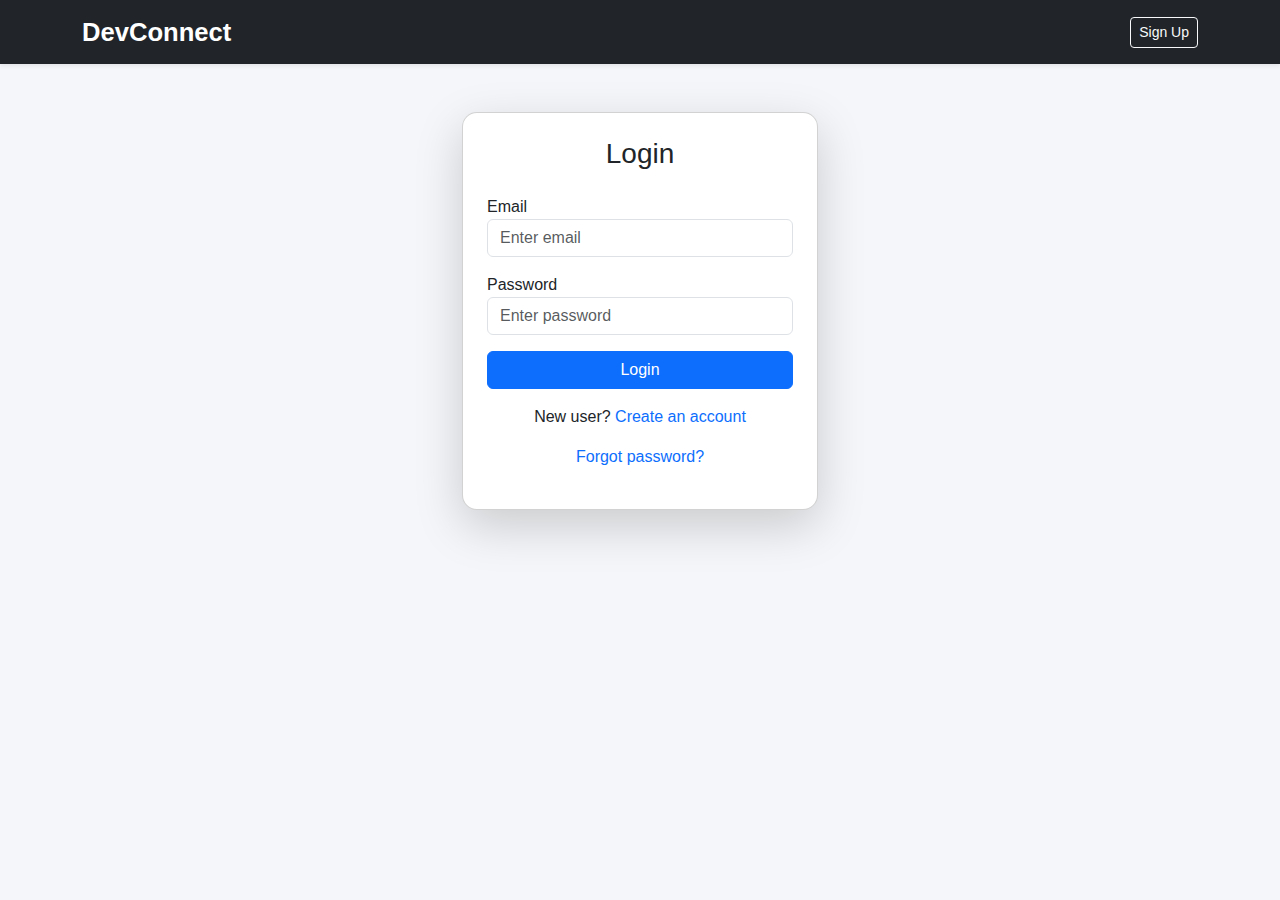
<file: index.html>
<!DOCTYPE html>
<html lang="en">
<head>
  <meta charset="UTF-8">
  <title>DevConnect | Login</title>
  <link href="https://cdn.jsdelivr.net/npm/bootstrap@5.3.2/dist/css/bootstrap.min.css" rel="stylesheet">
  <link rel="stylesheet" href="css/style.css">
</head>
<body>

<nav class="navbar navbar-dark bg-dark shadow-sm sticky-top">
  <div class="container">
    <span class="navbar-brand">DevConnect</span>
    <a href="signup.html" class="btn btn-outline-light btn-sm">Sign Up</a>
  </div>
</nav>

<div class="container mt-5">
  <div class="row justify-content-center">
    <div class="col-12 col-md-6 col-lg-4">
      <div class="card p-4 shadow-lg login-card">
        <h3 class="text-center mb-4">Login</h3>
        <form id="loginForm">
          <div class="mb-3">
            <label>Email</label>
            <input type="email" id="loginEmail" class="form-control" placeholder="Enter email" required>
          </div>
          <div class="mb-3">
            <label>Password</label>
            <input type="password" id="loginPassword" class="form-control" placeholder="Enter password" required>
          </div>
          <button type="submit" class="btn btn-primary w-100">Login</button>
        </form>
        <p class="text-center mt-3">New user? <a href="signup.html">Create an account</a></p>
        <p class="text-center"><a href="#" onclick="resetPassword()">Forgot password?</a></p>
      </div>
    </div>
  </div>
</div>

<script src="js/auth.js"></script>
</body>
</html>
</file>
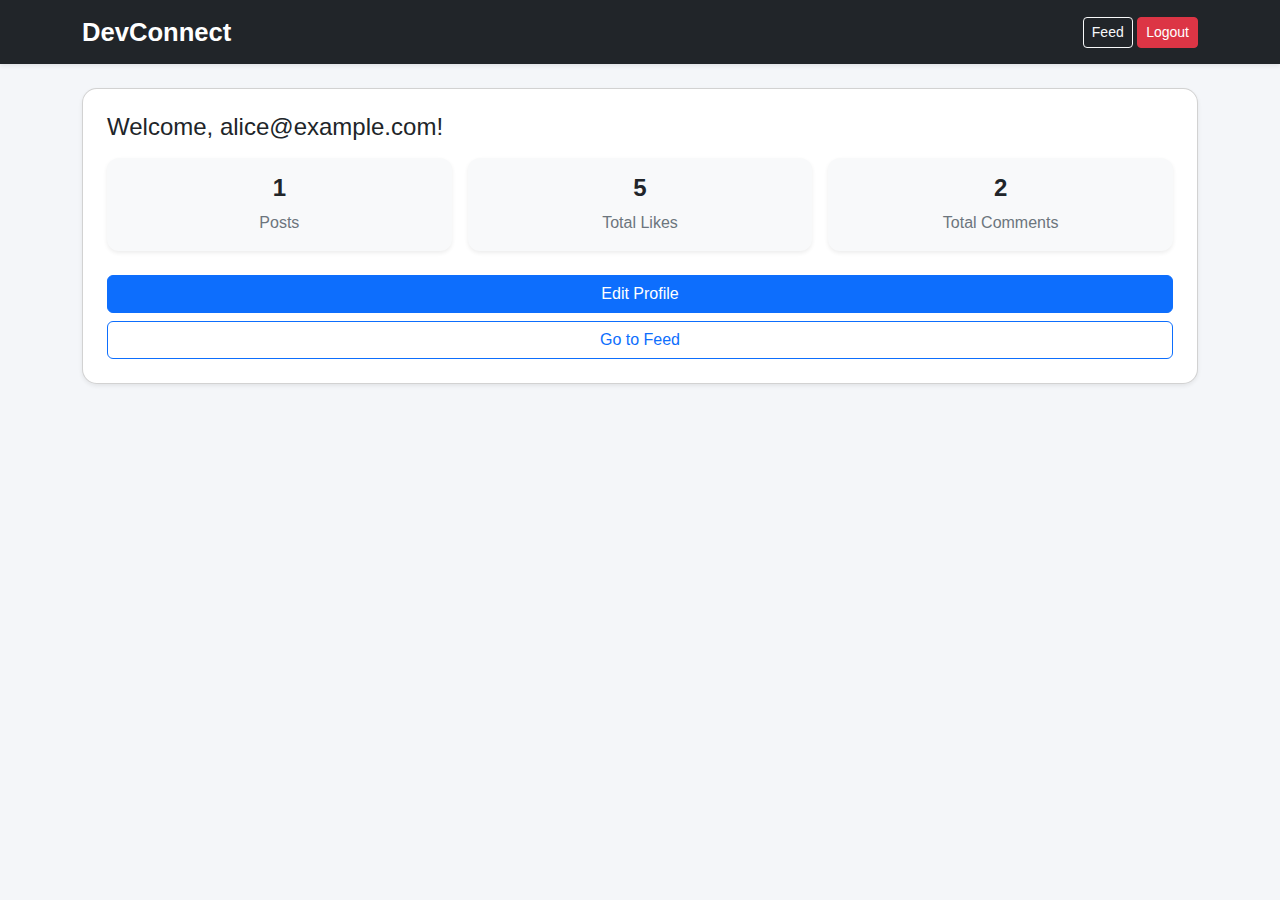
<file: dashboard.html>
<!DOCTYPE html>
<html lang="en">
<head>
  <meta charset="UTF-8">
  <title>DevConnect | Dashboard</title>
  <link href="https://cdn.jsdelivr.net/npm/bootstrap@5.3.2/dist/css/bootstrap.min.css" rel="stylesheet">
  <link rel="stylesheet" href="css/style.css">
</head>
<body>

<nav class="navbar navbar-dark bg-dark shadow-sm sticky-top">
  <div class="container">
    <span class="navbar-brand">DevConnect</span>
    <div>
      <a href="feed.html" class="btn btn-outline-light btn-sm">Feed</a>
      <button class="btn btn-danger btn-sm" onclick="logout()">Logout</button>
    </div>
  </div>
</nav>

<div class="container mt-4">
  <div class="card p-4 shadow-sm dashboard-card">
    <h4 class="mb-3">Welcome, <span id="userEmail"></span>!</h4>

    <div class="row text-center g-3">
      <div class="col-6 col-md-4">
        <div class="stat-card p-3 shadow-sm">
          <h5 id="totalPosts">0</h5>
          <p>Posts</p>
        </div>
      </div>
      <div class="col-6 col-md-4">
        <div class="stat-card p-3 shadow-sm">
          <h5 id="totalLikes">0</h5>
          <p>Total Likes</p>
        </div>
      </div>
      <div class="col-6 col-md-4">
        <div class="stat-card p-3 shadow-sm">
          <h5 id="totalComments">0</h5>
          <p>Total Comments</p>
        </div>
      </div>
    </div>

    <div class="mt-4">
      <a href="profile.html" class="btn btn-primary w-100 mb-2">Edit Profile</a>
      <a href="feed.html" class="btn btn-outline-primary w-100">Go to Feed</a>
    </div>
  </div>
</div>

<script src="js/dummyData.js"></script>
<script src="js/dashboard.js"></script>
</body>
</html>
</file>
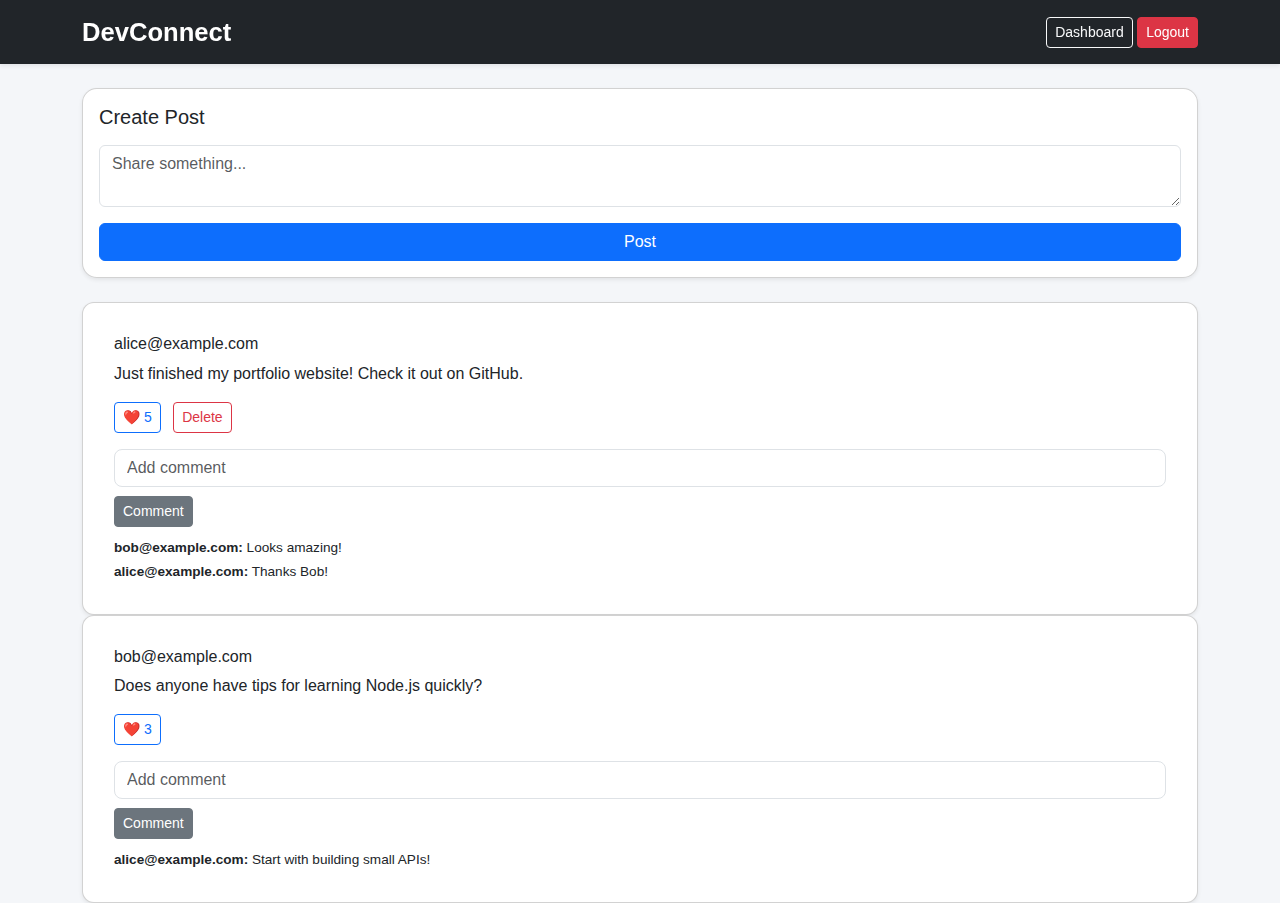
<file: feed.html>
<!DOCTYPE html>
<html lang="en">
<head>
  <meta charset="UTF-8">
  <title>DevConnect | Feed</title>
  <link href="https://cdn.jsdelivr.net/npm/bootstrap@5.3.2/dist/css/bootstrap.min.css" rel="stylesheet">
  <link rel="stylesheet" href="css/style.css">
</head>
<body>

<nav class="navbar navbar-dark bg-dark shadow-sm sticky-top">
  <div class="container">
    <span class="navbar-brand">DevConnect</span>
    <div>
      <a href="dashboard.html" class="btn btn-outline-light btn-sm">Dashboard</a>
      <button class="btn btn-danger btn-sm" onclick="logout()">Logout</button>
    </div>
  </div>
</nav>

<div class="container mt-4">

  <div class="card p-3 mb-4 shadow-sm create-post-card">
    <h5 class="mb-3">Create Post</h5>
    <textarea id="postContent" class="form-control mb-2" placeholder="Share something..."></textarea>
    <button class="btn btn-primary mt-2 w-100" onclick="createPost()">Post</button>
  </div>

  <div id="feed"></div>

</div>

<script src="js/dummyData.js"></script>
<script src="js/posts.js"></script>
</body>
</html>
</file>
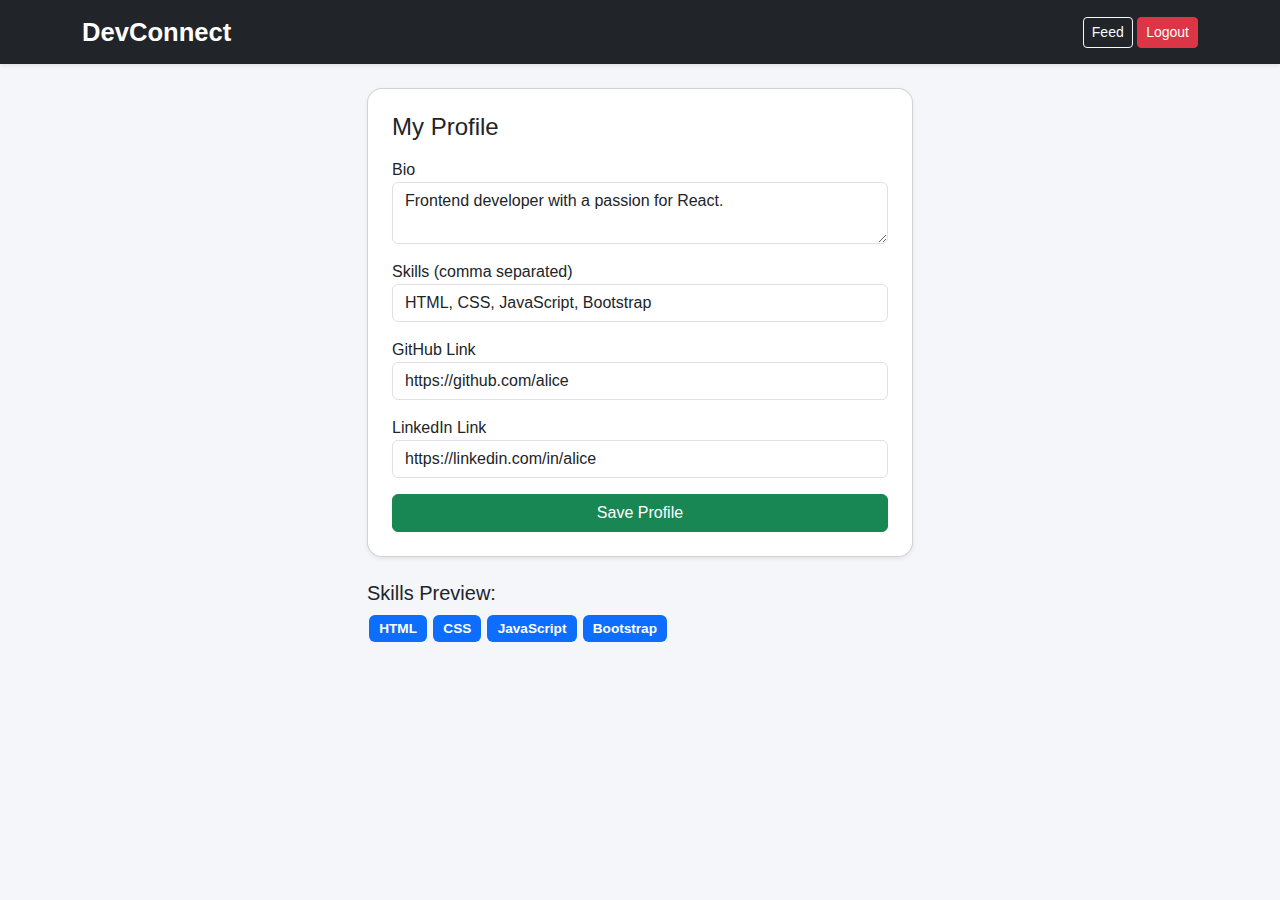
<file: profile.html>
<!DOCTYPE html>
<html lang="en">
<head>
  <meta charset="UTF-8">
  <title>DevConnect | Profile</title>
  <link href="https://cdn.jsdelivr.net/npm/bootstrap@5.3.2/dist/css/bootstrap.min.css" rel="stylesheet">
  <link rel="stylesheet" href="css/style.css">
</head>
<body>

<nav class="navbar navbar-dark bg-dark shadow-sm sticky-top">
  <div class="container">
    <span class="navbar-brand">DevConnect</span>
    <div>
      <a href="feed.html" class="btn btn-outline-light btn-sm">Feed</a>
      <button class="btn btn-danger btn-sm" onclick="logout()">Logout</button>
    </div>
  </div>
</nav>

<div class="container mt-4">
  <div class="row justify-content-center">
    <div class="col-12 col-md-8 col-lg-6">
      <div class="card p-4 shadow-sm profile-card">
        <h4 class="mb-3">My Profile</h4>

        <div class="mb-3">
          <label>Bio</label>
          <textarea id="bio" class="form-control" placeholder="Write something about yourself"></textarea>
        </div>

        <div class="mb-3">
          <label>Skills (comma separated)</label>
          <input type="text" id="skills" class="form-control" placeholder="JavaScript, HTML, CSS">
        </div>

        <div class="mb-3">
          <label>GitHub Link</label>
          <input type="url" id="github" class="form-control" placeholder="https://github.com/username">
        </div>

        <div class="mb-3">
          <label>LinkedIn Link</label>
          <input type="url" id="linkedin" class="form-control" placeholder="https://linkedin.com/in/username">
        </div>

        <button class="btn btn-success w-100" onclick="saveProfile()">Save Profile</button>
      </div>

      <div class="mt-4">
        <h5>Skills Preview:</h5>
        <div id="skillsPreview"></div>
      </div>
    </div>
  </div>
</div>

<script src="js/profile.js"></script>
</body>
</html>
</file>
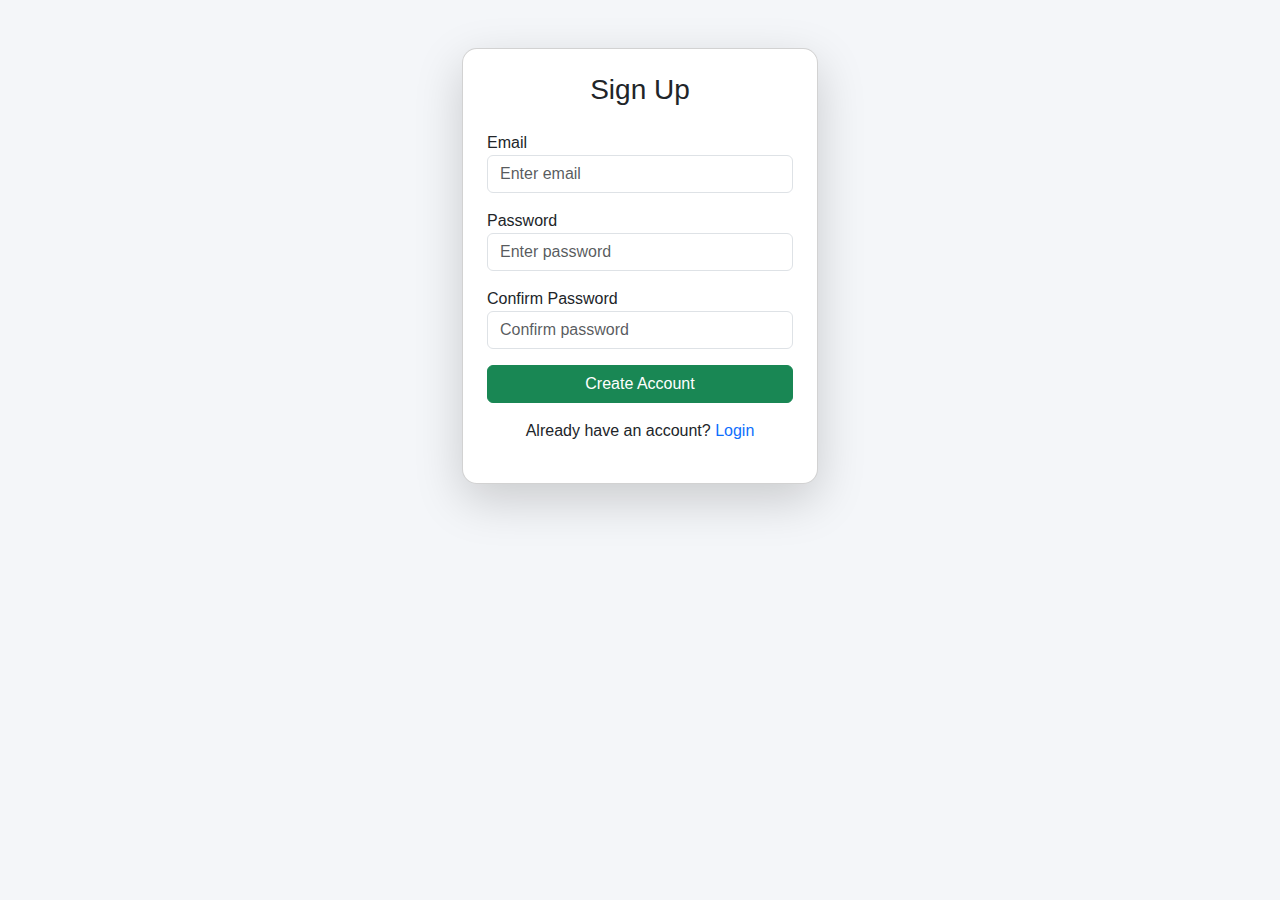
<file: signup.html>
<!DOCTYPE html>
<html lang="en">
<head>
  <meta charset="UTF-8">
  <title>DevConnect | Signup</title>
  <link href="https://cdn.jsdelivr.net/npm/bootstrap@5.3.2/dist/css/bootstrap.min.css" rel="stylesheet">
  <link rel="stylesheet" href="css/style.css">
</head>
<body>

<div class="container mt-5">
  <div class="row justify-content-center">
    <div class="col-12 col-md-6 col-lg-4">
      <div class="card p-4 shadow-lg login-card">
        <h3 class="text-center mb-4">Sign Up</h3>
        <form id="signupForm">
          <div class="mb-3">
            <label>Email</label>
            <input type="email" id="signupEmail" class="form-control" placeholder="Enter email" required>
          </div>
          <div class="mb-3">
            <label>Password</label>
            <input type="password" id="signupPassword" class="form-control" placeholder="Enter password" required>
          </div>
          <div class="mb-3">
            <label>Confirm Password</label>
            <input type="password" id="confirmPassword" class="form-control" placeholder="Confirm password" required>
          </div>
          <button type="submit" class="btn btn-success w-100">Create Account</button>
        </form>
        <p class="text-center mt-3">Already have an account? <a href="index.html">Login</a></p>
      </div>
    </div>
  </div>
</div>

<script src="js/auth.js"></script>
</body>
</html>
</file>
<file: css/style.css>
body { background: #f4f6f9; font-family: 'Segoe UI', sans-serif; }
.navbar-brand { font-weight: 700; font-size: 1.6rem; }
.login-card, .create-post-card, .profile-card, .dashboard-card { border-radius: 15px; background-color: #ffffff; }
input:focus, textarea:focus { border-color: #0d6efd; box-shadow: 0 0 0 0.2rem rgba(13,110,253,0.25); outline: none; }
.btn-primary:hover { background-color: #0b5ed7; } 
.btn-success:hover { background-color: #198754; }
.btn-danger:hover { background-color: #dc3545cc; }
.btn-outline-light:hover { background-color: #ffffff22; color: #0d6efd; }
a { text-decoration: none; } a:hover { text-decoration: underline; }
.post-card { border-radius: 12px; background-color: #ffffff; box-shadow: 0 2px 6px rgba(0,0,0,0.05); padding: 15px; transition: transform 0.2s; }
.post-card:hover { transform: translateY(-3px); box-shadow: 0 5px 15px rgba(0,0,0,0.1); }
.comment-input { width: 100%; border-radius: 8px; margin-bottom: 5px; }
.comment-text { font-size: 0.85rem; }
#skillsPreview .badge { font-size: 0.85rem; padding: 0.5em 0.75em; margin: 2px; }
.stat-card { border-radius: 12px; background-color: #f8f9fa; }
.stat-card h5 { font-weight: 700; font-size: 1.5rem; } 
.stat-card p { margin: 0; color: #6c757d; }

@media (max-width:768px){ .btn{width:100%;margin-bottom:8px;} }
</file>
